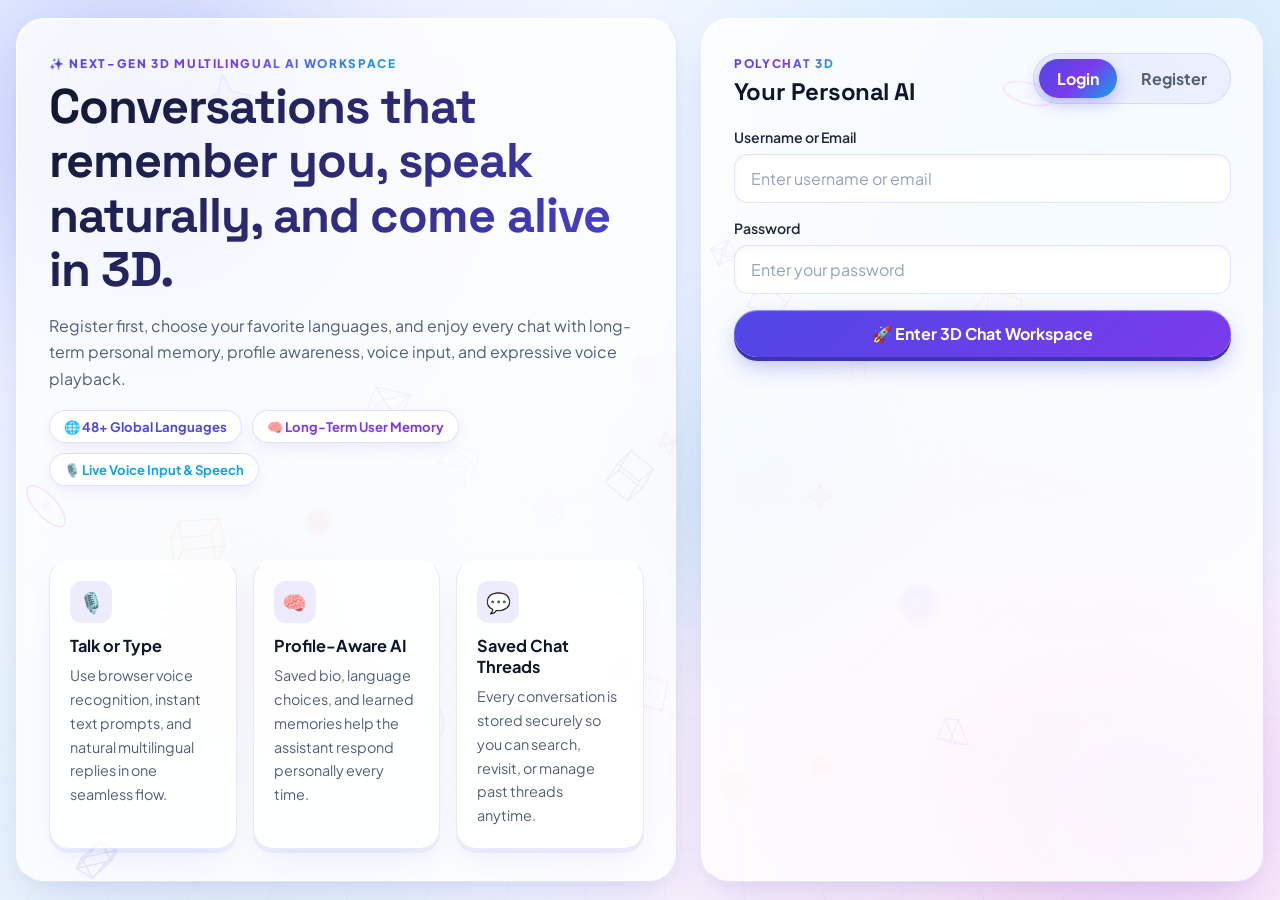
<file: index.html>
<!DOCTYPE html>
<html lang="en">
<head>
    <meta charset="UTF-8">
    <meta http-equiv="refresh" content="0; url=./frontend/index.html">
    <title>Redirecting to PolyChat 3D...</title>
</head>
<body>
    <script>window.location.replace("./frontend/index.html");</script>
</body>
</html>
</file>
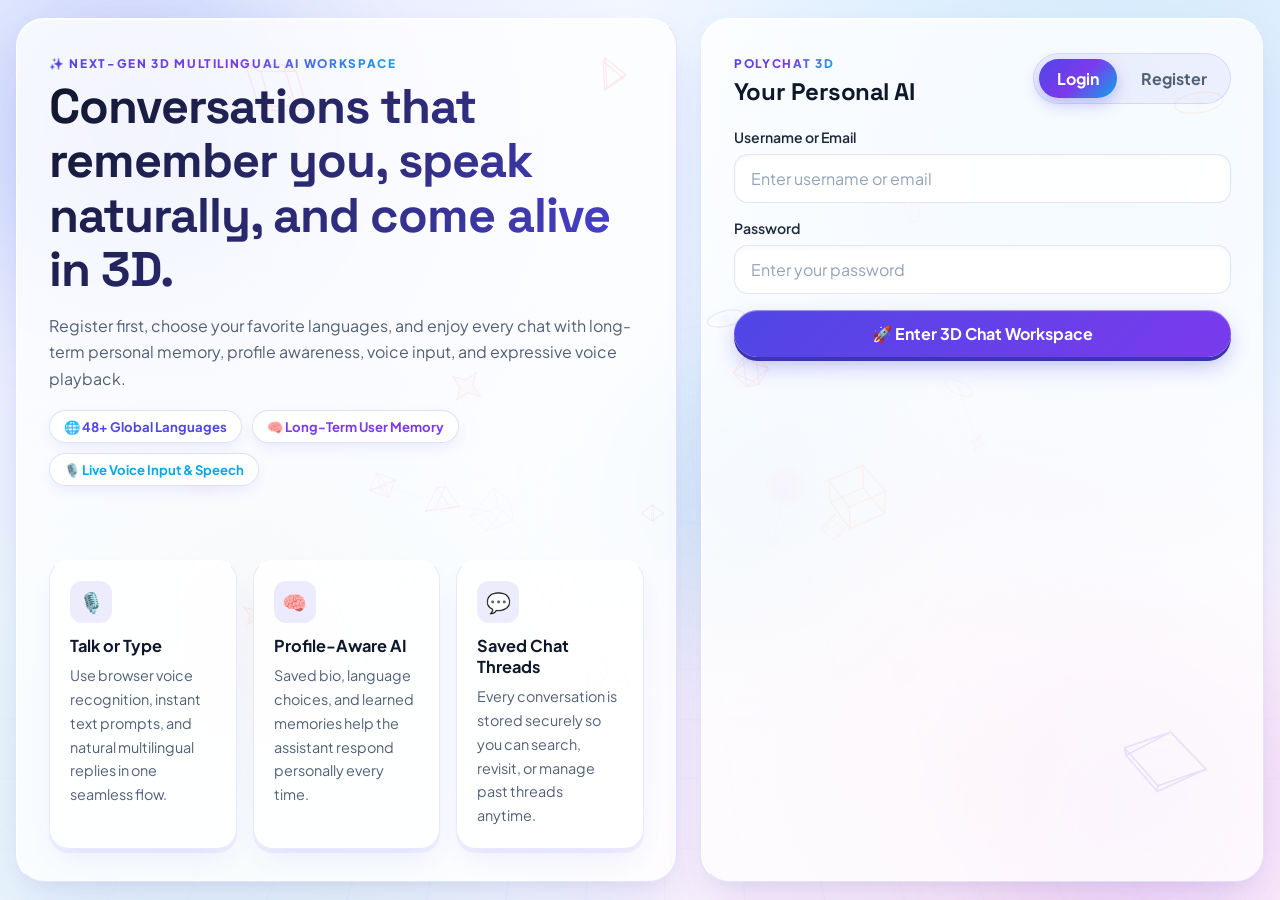
<file: frontend/index.html>
<!DOCTYPE html>
<html lang="en">
<head>
    <meta charset="UTF-8">
    <meta name="viewport" content="width=device-width, initial-scale=1.0">
    <title>PolyChat 3D | Welcome</title>
    <link rel="stylesheet" href="./css/style.css">
</head>
<body class="auth-page">
    <main class="auth-shell">
        <section class="auth-hero">
            <div>
                <span class="eyebrow">✨ Next-Gen 3D Multilingual AI Workspace</span>
                <h1>Conversations that remember you, speak naturally, and come alive in 3D.</h1>
                <p class="lead">
                    Register first, choose your favorite languages, and enjoy every chat with long-term personal memory,
                    profile awareness, voice input, and expressive voice playback.
                </p>

                <div class="hero-3d-badge-row">
                    <span class="hero-3d-badge">🌐 48+ Global Languages</span>
                    <span class="hero-3d-badge">🧠 Long-Term User Memory</span>
                    <span class="hero-3d-badge">🎙️ Live Voice Input &amp; Speech</span>
                </div>
            </div>

            <div class="feature-grid">
                <article class="feature-card">
                    <div class="feature-icon">🎙️</div>
                    <h2>Talk or Type</h2>
                    <p>Use browser voice recognition, instant text prompts, and natural multilingual replies in one seamless flow.</p>
                </article>
                <article class="feature-card">
                    <div class="feature-icon">🧠</div>
                    <h2>Profile-Aware AI</h2>
                    <p>Saved bio, language choices, and learned memories help the assistant respond personally every time.</p>
                </article>
                <article class="feature-card">
                    <div class="feature-icon">💬</div>
                    <h2>Saved Chat Threads</h2>
                    <p>Every conversation is stored securely so you can search, revisit, or manage past threads anytime.</p>
                </article>
            </div>
        </section>

        <section class="auth-panel">
            <div class="brand-row">
                <div>
                    <p class="brand-kicker">PolyChat 3D</p>
                    <h2>Your Personal AI</h2>
                </div>
                <div class="auth-toggle">
                    <button type="button" class="toggle-button is-active" data-target="login">Login</button>
                    <button type="button" class="toggle-button" data-target="register">Register</button>
                </div>
            </div>

            <div id="authStatus" class="status-banner hidden"></div>

            <form id="loginForm" class="auth-form is-active">
                <label class="field">
                    <span>Username or Email</span>
                    <input type="text" name="identifier" placeholder="Enter username or email" autocomplete="username" required>
                </label>
                <label class="field">
                    <span>Password</span>
                    <input type="password" name="password" placeholder="Enter your password" autocomplete="current-password" required>
                </label>
                <button type="submit" id="loginSubmitBtn" class="primary-button wide">🚀 Enter 3D Chat Workspace</button>
            </form>

            <form id="registerForm" class="auth-form">
                <div class="field-row">
                    <label class="field">
                        <span>Full Name</span>
                        <input type="text" name="full_name" placeholder="Your full name" autocomplete="name">
                    </label>
                    <label class="field">
                        <span>Username</span>
                        <input type="text" name="username" placeholder="Choose username" autocomplete="username" required>
                    </label>
                </div>

                <div class="field-row">
                    <label class="field">
                        <span>Email</span>
                        <input type="email" name="email" placeholder="name@example.com" autocomplete="email" required>
                    </label>
                    <label class="field">
                        <span>Password</span>
                        <input type="password" name="password" placeholder="Min. 6 characters" autocomplete="new-password" minlength="6" required>
                    </label>
                </div>

                <label class="field">
                    <span>About You (Bio)</span>
                    <textarea name="bio" rows="2" placeholder="Tell PolyChat about your interests, role, or goals..."></textarea>
                </label>

                <section class="language-picker">
                    <div class="section-heading">
                        <div>
                            <h3>Default Languages</h3>
                            <p>Select at least 2 languages for your profile.</p>
                        </div>
                        <strong id="languageCount" class="pill">0 selected</strong>
                    </div>
                    <div id="registerLanguages" class="language-grid"></div>
                </section>

                <button type="submit" id="registerSubmitBtn" class="primary-button wide">✨ Create Account &amp; Start</button>
            </form>
        </section>
    </main>

    <script src="./js/bg3d.js"></script>
    <script src="./js/auth.js"></script>
</body>
</html>
</file>
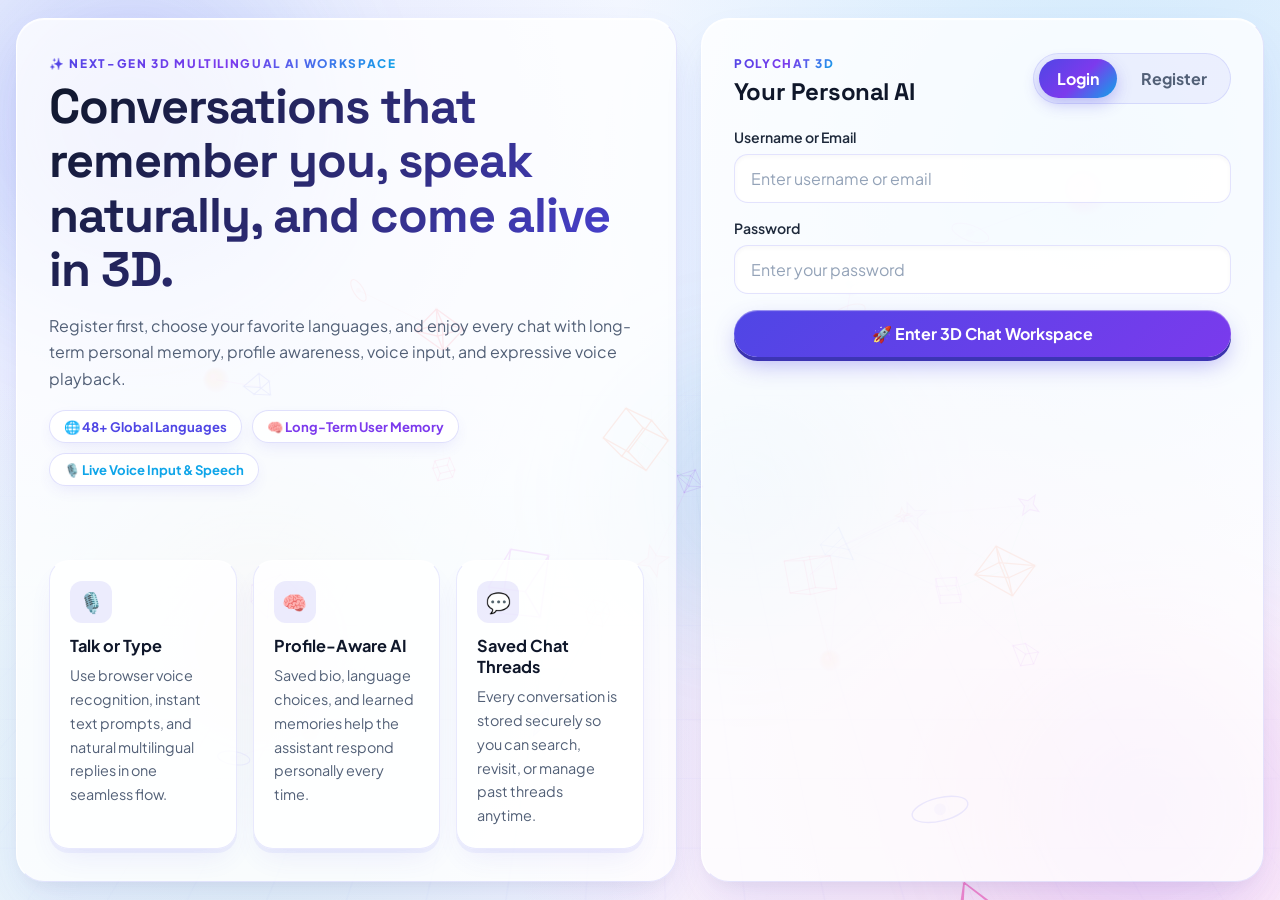
<file: frontend/chat.html>
<!DOCTYPE html>
<html lang="en">
<head>
    <meta charset="UTF-8">
    <meta name="viewport" content="width=device-width, initial-scale=1.0">
    <title>PolyChat 3D | AI Workspace</title>
    <link rel="stylesheet" href="./css/style.css">
</head>
<body class="chat-page">
    <div id="sidebarBackdrop" class="sidebar-backdrop"></div>

    <div class="chat-shell">
        <aside id="chatSidebar" class="sidebar">
            <div class="sidebar-top">
                <div>
                    <p class="brand-kicker">PolyChat 3D</p>
                    <h1>Conversations</h1>
                </div>
                <button id="newChatButton" type="button" class="primary-button small">＋ New chat</button>
            </div>

            <label class="search-field">
                <span class="sr-only">Search conversations</span>
                <input id="conversationSearch" type="search" placeholder="🔍 Search your chat history...">
            </label>

            <div id="conversationList" class="conversation-list"></div>

            <div id="memoryBox" class="sidebar-memory-box">
                <h4>
                    <span>🧠 Learned Memories</span>
                    <span id="memoryCountBadge" class="pill" style="padding:2px 8px;font-size:0.72rem;">0</span>
                </h4>
                <div id="memoryTags" class="memory-tags">
                    <span class="muted-copy" style="font-size:0.78rem;">Tell me your name, city, or interests!</span>
                </div>
            </div>
        </aside>

        <main class="chat-main">
            <header class="chat-header">
                <div class="chat-header-left">
                    <button id="mobileMenuBtn" type="button" class="mobile-menu-btn" aria-label="Toggle conversations menu">☰</button>
                    <div style="min-width:0;">
                        <p class="eyebrow">✨ Memory-Aware Multilingual 3D Assistant</p>
                        <h2 id="chatTitle" style="white-space:nowrap;overflow:hidden;text-overflow:ellipsis;">Start a new conversation</h2>
                    </div>
                </div>

                <div class="header-actions">
                    <div class="language-inline">
                        <label for="languageSelect">Reply in</label>
                        <select id="languageSelect"></select>
                    </div>

                    <div class="profile-menu-wrapper">
                        <button id="profileMenuButton" type="button" class="profile-trigger">
                            <img id="headerAvatar" src="./images/default-avatar.svg" alt="Profile avatar">
                            <span id="headerName">Profile</span>
                        </button>

                        <div id="profileDropdown" class="profile-dropdown hidden">
                            <a href="./profile.html">👤 Edit Profile</a>
                            <button id="logoutButton" type="button">🚪 Logout</button>
                        </div>
                    </div>
                </div>
            </header>

            <div id="chatStatus" class="status-banner hidden"></div>

            <section id="messagesPanel" class="messages-panel">
                <div id="emptyState" class="empty-state">
                    <div class="empty-state-orb">🤖</div>
                    <h3>Ready when you are!</h3>
                    <p class="muted-copy">
                        Type or speak in Hindi, English, or any of 48+ languages. PolyChat remembers your profile
                        and past chats to deliver personalized, animated responses.
                    </p>
                    <div class="quick-prompts">
                        <button type="button" class="quick-prompt-chip" data-prompt="नमस्ते! आज आप मेरी क्या मदद कर सकते हैं?">🙏 नमस्ते! (Hindi)</button>
                        <button type="button" class="quick-prompt-chip" data-prompt="What do you know about me from my profile and memory?">🧠 What do you remember about me?</button>
                        <button type="button" class="quick-prompt-chip" data-prompt="Write a clean Python function example with explanation.">🐍 Python Code Example</button>
                        <button type="button" class="quick-prompt-chip" data-prompt="Calculate 125 * 48 + 350">🧮 Solve Math: 125 × 48 + 350</button>
                    </div>
                </div>
            </section>

            <form id="composerForm" class="composer">
                <div class="composer-input-wrap">
                    <textarea id="messageInput" rows="1" placeholder="Message PolyChat 3D... (Press Enter to send, Shift+Enter for new line)"></textarea>
                    <div class="typing-live-pill">
                        <span class="typing-wave"><i></i><i></i><i></i></span>
                        <span>Typing</span>
                    </div>
                </div>
                <div class="composer-actions">
                    <span class="composer-hint">💡 Press <strong>Enter</strong> to send • <strong>Shift + Enter</strong> for newline</span>
                    <div class="composer-buttons">
                        <button id="voiceButton" type="button" class="secondary-button">🎙️ Voice Input</button>
                        <button id="speakerButton" type="button" class="secondary-button">🔈 Voice Off</button>
                        <button id="sendButton" type="submit" class="primary-button">Send ➤</button>
                    </div>
                </div>
            </form>
        </main>
    </div>

    <script src="./js/bg3d.js"></script>
    <script src="./js/chat.js"></script>
</body>
</html>
</file>
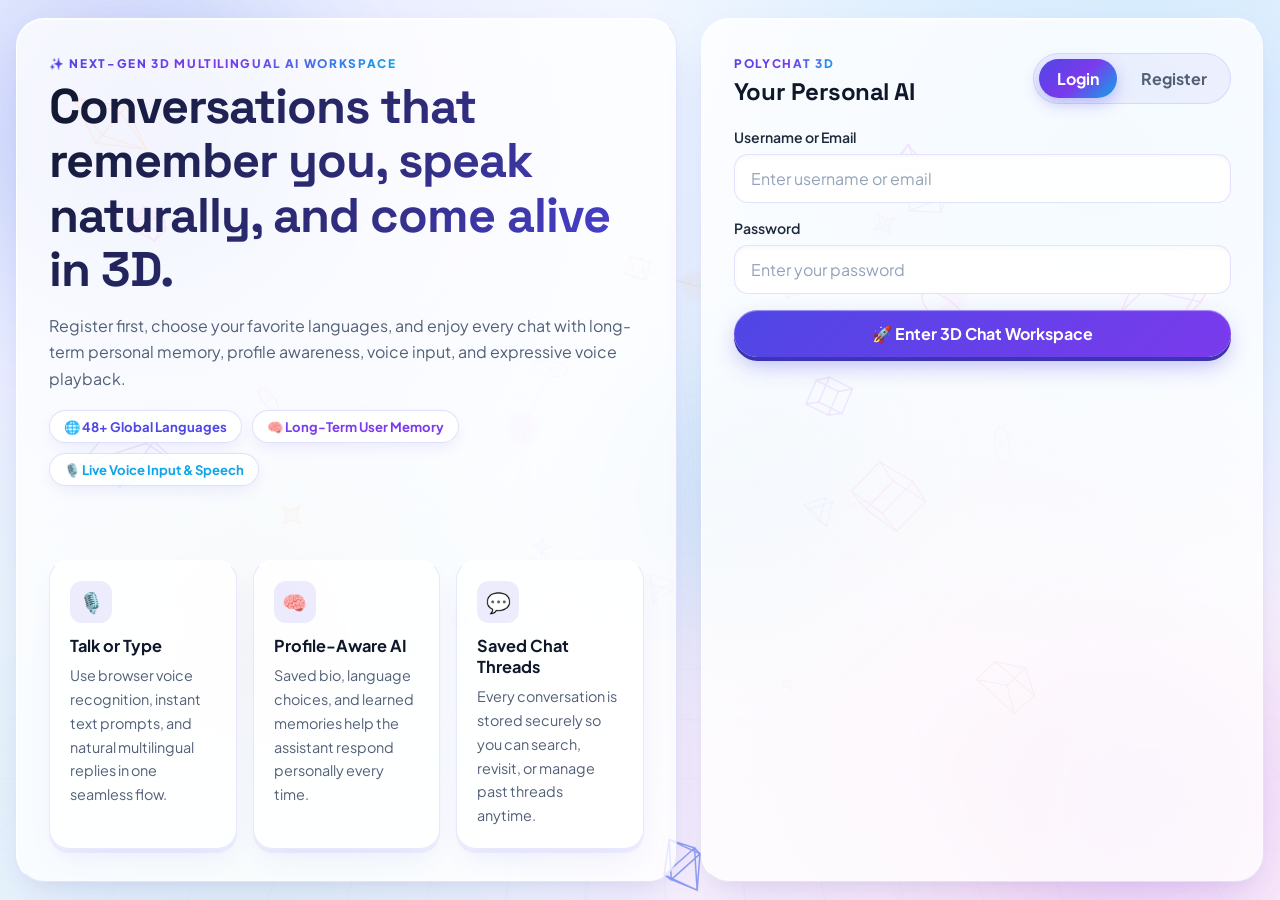
<file: frontend/profile.html>
<!DOCTYPE html>
<html lang="en">
<head>
    <meta charset="UTF-8">
    <meta name="viewport" content="width=device-width, initial-scale=1.0">
    <title>PolyChat 3D | Profile Settings</title>
    <link rel="stylesheet" href="./css/style.css">
</head>
<body class="profile-page">
    <header class="profile-header">
        <a href="./chat.html" class="ghost-link">← Back to 3D Chat</a>
        <div id="profileHeaderMeta" class="profile-header-meta">
            <img id="profileHeaderAvatar" src="./images/default-avatar.svg" alt="Profile avatar">
            <div>
                <p class="eyebrow">✨ Personalization &amp; Identity</p>
                <h1 id="profileHeaderName">Profile Settings</h1>
            </div>
        </div>
    </header>

    <main class="profile-layout">
        <section class="profile-card">
            <img id="profilePreview" class="profile-preview" src="./images/default-avatar.svg" alt="Profile preview">
            <h2 id="profileNameCard">Your Profile</h2>
            <p id="profileCreatedAt" class="muted-copy">Saved information appears here.</p>

            <label class="upload-field" style="width:100%;margin-top:12px;">
                <span>📸 Update Profile Picture</span>
                <input id="profilePhotoInput" type="file" accept="image/*">
            </label>
        </section>

        <section class="profile-form-panel">
            <div id="profileStatus" class="status-banner hidden"></div>

            <form id="profileForm" class="profile-form">
                <div class="field-row">
                    <label class="field">
                        <span>Full Name</span>
                        <input type="text" name="full_name" placeholder="Full name">
                    </label>
                    <label class="field">
                        <span>Username</span>
                        <input type="text" name="username" placeholder="Username" required>
                    </label>
                </div>

                <div class="field-row">
                    <label class="field">
                        <span>Email Address</span>
                        <input type="email" name="email" placeholder="Email address" required>
                    </label>
                    <label class="field">
                        <span>Member Since</span>
                        <input id="createdAtInput" type="text" disabled>
                    </label>
                </div>

                <label class="field">
                    <span>About You (Bio &amp; Context for AI)</span>
                    <textarea name="bio" rows="4" placeholder="Share your interests, profession, background, or learning goals..."></textarea>
                </label>

                <section class="language-picker">
                    <div class="section-heading">
                        <div>
                            <h3>Default Languages</h3>
                            <p>Keep at least 2 languages selected so voice &amp; text replies stay personalized.</p>
                        </div>
                        <strong id="profileLanguageCount" class="pill">0 selected</strong>
                    </div>
                    <div id="profileLanguages" class="language-grid"></div>
                </section>

                <div class="form-actions">
                    <button type="submit" id="saveProfileBtn" class="primary-button">💾 Save Profile Changes</button>
                    <a href="./chat.html" class="secondary-button link-button">💬 Return to Chat</a>
                </div>
            </form>
        </section>
    </main>

    <script src="./js/bg3d.js"></script>
    <script src="./js/profile.js"></script>
</body>
</html>
</file>
<file: frontend/css/style.css>
@import url('https://fonts.googleapis.com/css2?family=Plus+Jakarta+Sans:wght@400;500;600;700;800&family=Space+Grotesk:wght@600;700&display=swap');

:root {
    --bg-base: #f4f7ff;
    --bg-secondary: #eef3ff;
    --panel: rgba(255, 255, 255, 0.78);
    --panel-strong: rgba(255, 255, 255, 0.94);
    --panel-card: rgba(255, 255, 255, 0.72);
    --border: rgba(99, 102, 241, 0.16);
    --border-highlight: rgba(255, 255, 255, 0.92);
    --text: #0f172a;
    --text-soft: #1e293b;
    --muted: #526077;
    --accent: #4f46e5;
    --accent-violet: #7c3aed;
    --accent-cyan: #0ea5e9;
    --accent-pink: #ec4899;
    --accent-gradient: linear-gradient(135deg, #4f46e5 0%, #7c3aed 52%, #0ea5e9 100%);
    --accent-soft: rgba(79, 70, 229, 0.1);
    --danger: #e11d48;
    --danger-bg: rgba(225, 29, 72, 0.09);
    --success: #059669;
    --success-bg: rgba(5, 150, 105, 0.1);
    --shadow-3d:
        0 22px 50px -12px rgba(79, 70, 229, 0.13),
        0 8px 20px -6px rgba(15, 23, 42, 0.06),
        inset 0 1px 1px rgba(255, 255, 255, 0.95);
    --shadow-3d-hover:
        0 28px 60px -12px rgba(79, 70, 229, 0.22),
        0 12px 26px -6px rgba(14, 165, 233, 0.12),
        inset 0 1px 2px rgba(255, 255, 255, 1);
    --shadow-btn-primary:
        0 10px 24px -4px rgba(79, 70, 229, 0.42),
        0 4px 0 #3730a3,
        inset 0 1px 1px rgba(255, 255, 255, 0.45);
    --shadow-btn-primary-hover:
        0 16px 32px -4px rgba(124, 58, 237, 0.52),
        0 5px 0 #3730a3,
        inset 0 1px 2px rgba(255, 255, 255, 0.65);
    --radius-xl: 28px;
    --radius-lg: 20px;
    --radius-md: 14px;
    --radius-sm: 10px;
    --font-ui: "Plus Jakarta Sans", -apple-system, BlinkMacSystemFont, "Segoe UI", sans-serif;
    --font-display: "Space Grotesk", "Plus Jakarta Sans", sans-serif;
    --ease-spring: cubic-bezier(0.22, 1, 0.36, 1);
    --ease-bounce: cubic-bezier(0.34, 1.56, 0.64, 1);
}

* {
    box-sizing: border-box;
}

html,
body {
    margin: 0;
    min-height: 100%;
    overflow-x: hidden;
}

body {
    font-family: var(--font-ui);
    color: var(--text);
    background: linear-gradient(135deg, #f5f8ff 0%, #edf2ff 45%, #f8f2ff 100%);
    perspective: 1400px;
    position: relative;
}

/* =========================================================
   3D FLYING BACKGROUND & COLOR-SHIFTING AURORA STAGE
   ========================================================= */
.bg-3d-stage {
    position: fixed;
    inset: 0;
    z-index: 0;
    pointer-events: none;
    overflow: hidden;
    background:
        radial-gradient(circle at 12% 16%, rgba(99, 102, 241, 0.14), transparent 36%),
        radial-gradient(circle at 86% 18%, rgba(14, 165, 233, 0.15), transparent 38%),
        radial-gradient(circle at 75% 84%, rgba(236, 72, 153, 0.12), transparent 38%),
        radial-gradient(circle at 20% 82%, rgba(16, 185, 129, 0.1), transparent 35%),
        linear-gradient(145deg, #f7f9ff 0%, #eef4ff 48%, #fdf7ff 100%);
}

#polychat3d-canvas {
    position: absolute;
    inset: 0;
    width: 100%;
    height: 100%;
    display: block;
}

.bg-grid-plane {
    position: absolute;
    inset: -30%;
    background-image:
        linear-gradient(rgba(99, 102, 241, 0.045) 1px, transparent 1px),
        linear-gradient(90deg, rgba(99, 102, 241, 0.045) 1px, transparent 1px);
    background-size: 52px 52px;
    transform: perspective(700px) rotateX(58deg) translateY(15%) translateZ(-120px);
    animation: gridDrift 22s linear infinite;
    mask-image: radial-gradient(circle at center, rgba(0, 0, 0, 0.65) 10%, transparent 72%);
    -webkit-mask-image: radial-gradient(circle at center, rgba(0, 0, 0, 0.65) 10%, transparent 72%);
}

@keyframes gridDrift {
    0% {
        background-position: 0 0;
    }
    100% {
        background-position: 0 52px;
    }
}

.bg-aurora-orb {
    position: absolute;
    border-radius: 50%;
    filter: blur(55px);
    opacity: 0.58;
    animation: orbFloatHue 18s ease-in-out infinite alternate;
}

.bg-aurora-orb.orb-1 {
    width: 420px;
    height: 420px;
    top: -90px;
    left: -80px;
    background: radial-gradient(circle, rgba(99, 102, 241, 0.42), rgba(14, 165, 233, 0.1) 70%);
    animation-duration: 16s;
}

.bg-aurora-orb.orb-2 {
    width: 380px;
    height: 380px;
    bottom: -100px;
    right: -60px;
    background: radial-gradient(circle, rgba(168, 85, 247, 0.36), rgba(236, 72, 153, 0.1) 70%);
    animation-duration: 20s;
    animation-delay: -5s;
}

.bg-aurora-orb.orb-3 {
    width: 310px;
    height: 310px;
    top: 38%;
    left: 46%;
    background: radial-gradient(circle, rgba(14, 165, 233, 0.3), rgba(16, 185, 129, 0.08) 70%);
    animation-duration: 22s;
    animation-delay: -9s;
}

.bg-aurora-orb.orb-4 {
    width: 260px;
    height: 260px;
    bottom: 14%;
    left: 10%;
    background: radial-gradient(circle, rgba(244, 63, 94, 0.22), rgba(251, 191, 36, 0.1) 70%);
    animation-duration: 19s;
    animation-delay: -3s;
}

@keyframes orbFloatHue {
    0% {
        transform: translate3d(0, 0, 0) scale(1);
        filter: blur(55px) hue-rotate(0deg);
    }
    50% {
        transform: translate3d(45px, -35px, 30px) scale(1.12);
        filter: blur(60px) hue-rotate(45deg);
    }
    100% {
        transform: translate3d(-35px, 40px, -20px) scale(0.94);
        filter: blur(50px) hue-rotate(95deg);
    }
}

/* =========================================================
   3D PAGE OPEN & CLOSE TRANSITION ANIMATIONS
   ========================================================= */
.auth-shell,
.chat-shell,
.profile-layout,
.profile-page .profile-header {
    position: relative;
    z-index: 1;
    transition:
        opacity 0.52s var(--ease-spring),
        transform 0.58s var(--ease-spring),
        filter 0.45s var(--ease-spring);
}

body.page-3d-enter .auth-shell,
body.page-3d-enter .chat-shell,
body.page-3d-enter .profile-layout,
body.page-3d-enter .profile-page .profile-header {
    opacity: 0;
    transform: perspective(1400px) translateY(26px) scale(0.96) rotateX(4deg);
    filter: blur(6px);
}

body.page-3d-ready .auth-shell,
body.page-3d-ready .chat-shell,
body.page-3d-ready .profile-layout,
body.page-3d-ready .profile-page .profile-header {
    opacity: 1;
    transform: perspective(1400px) translateY(0) scale(1) rotateX(0deg);
    filter: blur(0);
}

body.page-3d-exit .auth-shell,
body.page-3d-exit .chat-shell,
body.page-3d-exit .profile-layout,
body.page-3d-exit .profile-page .profile-header {
    opacity: 0;
    transform: perspective(1400px) translateY(-20px) scale(0.95) rotateX(-4deg);
    filter: blur(6px);
}

/* =========================================================
   TYPOGRAPHY & COMMON ELEMENTS
   ========================================================= */
a {
    color: inherit;
    text-decoration: none;
}

button,
input,
textarea,
select {
    font: inherit;
}

button {
    cursor: pointer;
    border: 0;
}

.hidden,
.sr-only {
    position: absolute !important;
    width: 1px !important;
    height: 1px !important;
    padding: 0 !important;
    margin: -1px !important;
    overflow: hidden !important;
    clip: rect(0, 0, 0, 0) !important;
    white-space: nowrap !important;
    border: 0 !important;
}

.eyebrow,
.brand-kicker {
    margin: 0 0 8px;
    text-transform: uppercase;
    letter-spacing: 0.14em;
    font-size: 0.74rem;
    font-weight: 800;
    background: var(--accent-gradient);
    -webkit-background-clip: text;
    background-clip: text;
    color: transparent;
    display: inline-block;
}

.lead,
.muted-copy,
.feature-card p,
.section-heading p {
    color: var(--muted);
    line-height: 1.65;
}

/* =========================================================
   3D INTERACTIVE BUTTONS & HOVER TIMINGS
   ========================================================= */
.primary-button,
.secondary-button,
.toggle-button,
.ghost-link,
.profile-trigger,
.link-button {
    position: relative;
    overflow: hidden;
    display: inline-flex;
    align-items: center;
    justify-content: center;
    gap: 9px;
    border-radius: 999px;
    font-weight: 600;
    transition:
        transform 0.28s var(--ease-bounce),
        box-shadow 0.28s var(--ease-spring),
        background 0.28s ease,
        border-color 0.28s ease,
        color 0.25s ease;
    will-change: transform, box-shadow;
}

.primary-button::after,
.secondary-button::after {
    content: "";
    position: absolute;
    top: 0;
    left: -110%;
    width: 65%;
    height: 100%;
    background: linear-gradient(
        90deg,
        transparent,
        rgba(255, 255, 255, 0.45),
        transparent
    );
    transform: skewX(-24deg);
    transition: left 0.55s var(--ease-spring);
    pointer-events: none;
}

.primary-button:hover::after,
.secondary-button:hover::after {
    left: 145%;
}

.primary-button {
    background: var(--accent-gradient);
    background-size: 200% 200%;
    color: #ffffff;
    padding: 13px 24px;
    font-weight: 700;
    box-shadow: var(--shadow-btn-primary);
    animation: gradientShift 6s ease infinite;
}

@keyframes gradientShift {
    0%, 100% {
        background-position: 0% 50%;
    }
    50% {
        background-position: 100% 50%;
    }
}

.primary-button:hover {
    transform: translateY(-3px) scale(1.02);
    box-shadow: var(--shadow-btn-primary-hover);
}

.primary-button:active {
    transform: translateY(2px) scale(0.99);
    box-shadow: 0 4px 12px rgba(79, 70, 229, 0.3), 0 1px 0 #3730a3;
}

.secondary-button,
.ghost-link,
.link-button {
    background: rgba(255, 255, 255, 0.85);
    color: var(--text-soft);
    border: 1px solid rgba(99, 102, 241, 0.22);
    padding: 11px 18px;
    box-shadow:
        0 8px 18px -6px rgba(15, 23, 42, 0.08),
        0 3px 0 rgba(99, 102, 241, 0.14),
        inset 0 1px 1px rgba(255, 255, 255, 0.9);
}

.secondary-button:hover,
.ghost-link:hover,
.link-button:hover,
.profile-trigger:hover {
    transform: translateY(-3px);
    background: #ffffff;
    border-color: rgba(79, 70, 229, 0.45);
    color: var(--accent);
    box-shadow:
        0 14px 26px -6px rgba(79, 70, 229, 0.16),
        0 4px 0 rgba(79, 70, 229, 0.22);
}

.secondary-button:active,
.ghost-link:active,
.link-button:active {
    transform: translateY(1px);
}

.secondary-button.is-listening {
    background: linear-gradient(135deg, #f43f5e, #ec4899);
    color: #fff;
    border-color: transparent;
    animation: pulseMic 1.4s infinite;
}

.secondary-button.is-active-voice {
    background: rgba(79, 70, 229, 0.12);
    color: var(--accent);
    border-color: rgba(79, 70, 229, 0.42);
}

@keyframes pulseMic {
    0%, 100% {
        box-shadow: 0 0 0 0 rgba(244, 63, 94, 0.45);
    }
    50% {
        box-shadow: 0 0 0 12px rgba(244, 63, 94, 0);
    }
}

.small {
    padding: 10px 18px;
    font-size: 0.9rem;
}

.wide {
    width: 100%;
}

.pill {
    padding: 7px 14px;
    border-radius: 999px;
    background: var(--accent-soft);
    border: 1px solid rgba(79, 70, 229, 0.2);
    color: var(--accent);
    font-size: 0.84rem;
    font-weight: 700;
}

.status-banner {
    margin-bottom: 16px;
    padding: 13px 16px;
    border-radius: var(--radius-md);
    border: 1px solid var(--border);
    background: rgba(255, 255, 255, 0.9);
    font-weight: 600;
    font-size: 0.92rem;
    box-shadow: 0 10px 24px -8px rgba(15, 23, 42, 0.08);
    animation: bannerSlideIn 0.32s var(--ease-bounce);
}

@keyframes bannerSlideIn {
    from {
        opacity: 0;
        transform: translateY(-10px) scale(0.97);
    }
    to {
        opacity: 1;
        transform: translateY(0) scale(1);
    }
}

.status-banner.success {
    border-color: rgba(5, 150, 105, 0.32);
    background: var(--success-bg);
    color: var(--success);
}

.status-banner.error {
    border-color: rgba(225, 29, 72, 0.32);
    background: var(--danger-bg);
    color: var(--danger);
}

/* =========================================================
   3D GLASSMORPHIC SHELLS & CONTAINERS
   ========================================================= */
.auth-shell,
.chat-shell,
.profile-layout {
    width: min(1400px, calc(100% - 32px));
    margin: 18px auto;
}

.auth-hero,
.auth-panel,
.sidebar,
.chat-main,
.profile-card,
.profile-form-panel,
.profile-header {
    background: var(--panel);
    border: 1px solid var(--border);
    border-top: 1.5px solid var(--border-highlight);
    border-left: 1.5px solid var(--border-highlight);
    border-radius: var(--radius-xl);
    box-shadow: var(--shadow-3d);
    backdrop-filter: blur(24px) saturate(160%);
    -webkit-backdrop-filter: blur(24px) saturate(160%);
    transform-style: preserve-3d;
    transition: transform 0.35s var(--ease-spring), box-shadow 0.35s var(--ease-spring);
}

/* =========================================================
   AUTH PAGE (LOGIN & REGISTER)
   ========================================================= */
.auth-shell {
    display: grid;
    grid-template-columns: 1.08fr 0.92fr;
    gap: 24px;
    align-items: stretch;
    min-height: calc(100dvh - 36px);
}

.auth-hero,
.auth-panel,
.profile-card,
.profile-form-panel {
    padding: 32px;
}

.auth-hero {
    display: flex;
    flex-direction: column;
    justify-content: space-between;
    position: relative;
    overflow: hidden;
}

.auth-hero h1,
.profile-header h1,
.sidebar h1,
.chat-header h2,
.auth-panel h2 {
    margin: 0;
    font-family: var(--font-display);
    line-height: 1.12;
    letter-spacing: -0.02em;
    color: var(--text);
}

.auth-hero h1 {
    font-size: clamp(2.2rem, 3.8vw, 3.8rem);
    background: linear-gradient(135deg, #0f172a 0%, #312e81 55%, #4f46e5 100%);
    -webkit-background-clip: text;
    background-clip: text;
    color: transparent;
}

.hero-3d-badge-row {
    display: flex;
    flex-wrap: wrap;
    gap: 10px;
    margin-top: 18px;
}

.hero-3d-badge {
    display: inline-flex;
    align-items: center;
    gap: 6px;
    padding: 7px 14px;
    border-radius: 999px;
    font-size: 0.82rem;
    font-weight: 700;
    background: rgba(255, 255, 255, 0.85);
    border: 1px solid rgba(99, 102, 241, 0.2);
    color: var(--accent);
    box-shadow: 0 6px 16px -4px rgba(79, 70, 229, 0.12);
    animation: floatBadge 4s ease-in-out infinite alternate;
}

.hero-3d-badge:nth-child(2) {
    animation-delay: -1.3s;
    color: var(--accent-violet);
}

.hero-3d-badge:nth-child(3) {
    animation-delay: -2.6s;
    color: var(--accent-cyan);
}

@keyframes floatBadge {
    0% {
        transform: translateY(0px);
    }
    100% {
        transform: translateY(-5px);
    }
}

.feature-grid {
    display: grid;
    grid-template-columns: repeat(3, minmax(0, 1fr));
    gap: 16px;
    margin-top: 26px;
}

.feature-card {
    padding: 20px;
    border-radius: var(--radius-lg);
    background: rgba(255, 255, 255, 0.82);
    border: 1px solid rgba(99, 102, 241, 0.14);
    border-top: 1.5px solid #ffffff;
    box-shadow:
        0 14px 30px -10px rgba(79, 70, 229, 0.11),
        0 4px 0 rgba(99, 102, 241, 0.08);
    transition: transform 0.32s var(--ease-bounce), box-shadow 0.32s var(--ease-spring);
}

.feature-card:hover {
    transform: translateY(-6px) scale(1.02);
    box-shadow: var(--shadow-3d-hover);
}

.feature-card .feature-icon {
    width: 42px;
    height: 42px;
    border-radius: 12px;
    display: inline-flex;
    align-items: center;
    justify-content: center;
    font-size: 1.25rem;
    margin-bottom: 12px;
    background: var(--accent-soft);
}

.feature-card h2 {
    margin: 0 0 8px;
    font-size: 1.02rem;
    color: var(--text);
}

.feature-card p {
    margin: 0;
    font-size: 0.9rem;
}

.brand-row,
.section-heading,
.sidebar-top,
.chat-header,
.composer-actions,
.form-actions,
.profile-header {
    display: flex;
    align-items: center;
    justify-content: space-between;
    gap: 14px;
}

.auth-toggle {
    display: flex;
    gap: 6px;
    padding: 5px;
    border-radius: 999px;
    background: rgba(99, 102, 241, 0.08);
    border: 1px solid rgba(99, 102, 241, 0.16);
}

.toggle-button {
    padding: 9px 18px;
    background: transparent;
    color: var(--muted);
    font-weight: 700;
}

.toggle-button.is-active {
    background: var(--accent-gradient);
    color: #ffffff;
    box-shadow: 0 6px 16px rgba(79, 70, 229, 0.3);
}

.auth-form {
    display: none;
    margin-top: 22px;
    animation: formFlipIn 0.42s var(--ease-spring);
}

.auth-form.is-active {
    display: block;
}

@keyframes formFlipIn {
    from {
        opacity: 0;
        transform: perspective(900px) rotateX(-6deg) translateY(12px);
    }
    to {
        opacity: 1;
        transform: perspective(900px) rotateX(0deg) translateY(0);
    }
}

.field,
.upload-field {
    display: flex;
    flex-direction: column;
    gap: 8px;
    margin-bottom: 16px;
}

.field span,
.upload-field span,
.language-inline label {
    color: var(--text-soft);
    font-size: 0.88rem;
    font-weight: 600;
}

.field-row {
    display: grid;
    grid-template-columns: repeat(2, minmax(0, 1fr));
    gap: 14px;
}

.field input,
.field textarea,
.search-field input,
.language-inline select,
.upload-field input,
.composer textarea {
    width: 100%;
    border-radius: var(--radius-md);
    border: 1.5px solid rgba(99, 102, 241, 0.18);
    background: rgba(255, 255, 255, 0.9);
    color: var(--text);
    padding: 13px 16px;
    outline: none;
    box-shadow: inset 0 2px 4px rgba(15, 23, 42, 0.03);
    transition:
        border-color 0.25s ease,
        box-shadow 0.25s ease,
        transform 0.2s ease,
        background 0.25s ease;
}

.field input::placeholder,
.field textarea::placeholder,
.search-field input::placeholder,
.composer textarea::placeholder {
    color: #94a3b8;
}

.field input:focus,
.field textarea:focus,
.search-field input:focus,
.language-inline select:focus,
.composer textarea:focus {
    background: #ffffff;
    border-color: var(--accent);
    box-shadow:
        0 0 0 4px rgba(79, 70, 229, 0.13),
        0 8px 20px -6px rgba(79, 70, 229, 0.14);
    transform: translateY(-1px);
}

.language-picker {
    margin-bottom: 20px;
    padding: 18px;
    border-radius: var(--radius-lg);
    background: rgba(255, 255, 255, 0.65);
    border: 1px solid rgba(99, 102, 241, 0.16);
}

.language-picker h3 {
    margin: 0 0 4px;
    font-size: 1rem;
}

.language-grid {
    display: grid;
    grid-template-columns: repeat(3, minmax(0, 1fr));
    gap: 10px;
    margin-top: 14px;
    max-height: 230px;
    overflow: auto;
    padding-right: 4px;
}

.language-option {
    display: flex;
    align-items: center;
    gap: 9px;
    padding: 10px 12px;
    border-radius: var(--radius-sm);
    border: 1px solid rgba(99, 102, 241, 0.14);
    background: rgba(255, 255, 255, 0.85);
    font-size: 0.88rem;
    font-weight: 500;
    cursor: pointer;
    transition: transform 0.2s var(--ease-bounce), border-color 0.2s ease, background 0.2s ease, box-shadow 0.2s ease;
}

.language-option:hover {
    transform: translateY(-2px);
    border-color: rgba(79, 70, 229, 0.4);
    background: #ffffff;
    box-shadow: 0 6px 14px -4px rgba(79, 70, 229, 0.12);
}

.language-option:has(input:checked) {
    background: linear-gradient(135deg, rgba(79, 70, 229, 0.12), rgba(14, 165, 233, 0.12));
    border-color: var(--accent);
    color: var(--accent);
    font-weight: 700;
}

.language-option input {
    accent-color: var(--accent);
    width: 16px;
    height: 16px;
}

/* =========================================================
   CHAT PAGE LAYOUT (3D WORKSPACE + MOBILE DRAWER)
   ========================================================= */
.chat-shell {
    display: grid;
    grid-template-columns: 330px minmax(0, 1fr);
    gap: 20px;
    height: calc(100dvh - 36px);
    min-height: 540px;
}

.sidebar {
    padding: 20px;
    display: flex;
    flex-direction: column;
    height: 100%;
    overflow: hidden;
}

.search-field {
    margin: 14px 0;
}

.conversation-list {
    display: flex;
    flex-direction: column;
    gap: 10px;
    overflow-y: auto;
    flex: 1;
    padding-right: 4px;
}

.conversation-item {
    display: flex;
    align-items: center;
    justify-content: space-between;
    gap: 10px;
    padding: 13px 14px;
    border-radius: var(--radius-md);
    background: rgba(255, 255, 255, 0.72);
    border: 1px solid rgba(99, 102, 241, 0.12);
    cursor: pointer;
    text-align: left;
    transition:
        transform 0.25s var(--ease-bounce),
        background 0.25s ease,
        border-color 0.25s ease,
        box-shadow 0.25s ease;
}

.conversation-item:hover {
    transform: translateY(-2px) translateX(2px);
    background: #ffffff;
    border-color: rgba(79, 70, 229, 0.35);
    box-shadow: 0 10px 22px -8px rgba(79, 70, 229, 0.16);
}

.conversation-item.active {
    border-color: var(--accent);
    background: linear-gradient(135deg, rgba(79, 70, 229, 0.12), rgba(124, 58, 237, 0.08));
    box-shadow:
        0 10px 22px -8px rgba(79, 70, 229, 0.22),
        inset 3px 0 0 var(--accent);
}

.conversation-item-info {
    min-width: 0;
    flex: 1;
}

.conversation-item h3 {
    margin: 0 0 4px;
    font-size: 0.94rem;
    font-weight: 700;
    color: var(--text);
    white-space: nowrap;
    overflow: hidden;
    text-overflow: ellipsis;
}

.conversation-item time {
    display: block;
    color: var(--muted);
    font-size: 0.78rem;
}

.conv-delete-btn {
    width: 30px;
    height: 30px;
    border-radius: 8px;
    background: transparent;
    color: var(--muted);
    display: inline-flex;
    align-items: center;
    justify-content: center;
    font-size: 0.9rem;
    opacity: 0.65;
    transition: background 0.2s ease, color 0.2s ease, transform 0.2s ease, opacity 0.2s ease;
    flex-shrink: 0;
}

.conv-delete-btn:hover {
    opacity: 1;
    background: var(--danger-bg);
    color: var(--danger);
    transform: scale(1.1);
}

.sidebar-memory-box {
    margin-top: 14px;
    padding: 12px 14px;
    border-radius: var(--radius-md);
    background: linear-gradient(135deg, rgba(79, 70, 229, 0.07), rgba(14, 165, 233, 0.08));
    border: 1px solid rgba(79, 70, 229, 0.16);
    max-height: 150px;
    overflow-y: auto;
}

.sidebar-memory-box h4 {
    margin: 0 0 8px;
    font-size: 0.8rem;
    text-transform: uppercase;
    letter-spacing: 0.08em;
    color: var(--accent);
    display: flex;
    align-items: center;
    justify-content: space-between;
}

.memory-tags {
    display: flex;
    flex-wrap: wrap;
    gap: 6px;
}

.memory-tag {
    font-size: 0.76rem;
    padding: 4px 9px;
    border-radius: 999px;
    background: rgba(255, 255, 255, 0.88);
    border: 1px solid rgba(79, 70, 229, 0.18);
    color: var(--text-soft);
}

.chat-main {
    display: grid;
    grid-template-rows: auto auto 1fr auto;
    padding: 20px 24px;
    height: 100%;
    overflow: hidden;
}

.chat-header {
    padding-bottom: 14px;
    border-bottom: 1px solid rgba(99, 102, 241, 0.12);
}

.chat-header-left {
    display: flex;
    align-items: center;
    gap: 12px;
    min-width: 0;
}

.mobile-menu-btn {
    display: none;
    width: 42px;
    height: 42px;
    border-radius: 12px;
    background: rgba(255, 255, 255, 0.9);
    border: 1px solid rgba(99, 102, 241, 0.22);
    color: var(--accent);
    align-items: center;
    justify-content: center;
    font-size: 1.25rem;
    box-shadow: 0 6px 14px -4px rgba(79, 70, 229, 0.15);
    flex-shrink: 0;
}

.header-actions {
    display: flex;
    align-items: center;
    gap: 14px;
}

.language-inline {
    display: flex;
    align-items: center;
    gap: 8px;
}

.language-inline select {
    padding: 9px 14px;
    min-width: 145px;
    font-weight: 600;
}

.profile-menu-wrapper {
    position: relative;
}

.profile-trigger {
    padding: 6px 14px 6px 6px;
    background: rgba(255, 255, 255, 0.88);
    border: 1px solid rgba(99, 102, 241, 0.22);
    color: var(--text);
}

.profile-trigger img,
.profile-header-meta img,
.profile-preview {
    width: 38px;
    height: 38px;
    object-fit: cover;
    border-radius: 50%;
    border: 2px solid rgba(79, 70, 229, 0.35);
    background: #eef2ff;
}

.profile-dropdown {
    position: absolute;
    top: calc(100% + 10px);
    right: 0;
    z-index: 40;
    min-width: 190px;
    padding: 10px;
    border-radius: var(--radius-md);
    background: rgba(255, 255, 255, 0.97);
    border: 1px solid rgba(99, 102, 241, 0.22);
    box-shadow: var(--shadow-3d-hover);
    display: grid;
    gap: 6px;
    animation: dropdownPop 0.24s var(--ease-bounce);
}

@keyframes dropdownPop {
    from {
        opacity: 0;
        transform: translateY(-8px) scale(0.95);
    }
    to {
        opacity: 1;
        transform: translateY(0) scale(1);
    }
}

.profile-dropdown a,
.profile-dropdown button {
    width: 100%;
    text-align: left;
    padding: 11px 14px;
    border-radius: 10px;
    background: rgba(99, 102, 241, 0.05);
    color: var(--text);
    font-weight: 600;
    transition: background 0.2s ease, color 0.2s ease, transform 0.2s ease;
}

.profile-dropdown a:hover,
.profile-dropdown button:hover {
    background: var(--accent-soft);
    color: var(--accent);
    transform: translateX(3px);
}

/* =========================================================
   MESSAGES STREAM & 3D BUBBLE ANIMATIONS
   ========================================================= */
.messages-panel {
    overflow-y: auto;
    padding: 18px 8px;
    display: flex;
    flex-direction: column;
    gap: 16px;
    scroll-behavior: smooth;
}

.empty-state {
    margin: auto;
    max-width: 580px;
    padding: 32px 28px;
    text-align: center;
    border-radius: var(--radius-xl);
    background: rgba(255, 255, 255, 0.84);
    border: 1px solid rgba(99, 102, 241, 0.16);
    box-shadow: var(--shadow-3d);
    animation: emptyFloat 5s ease-in-out infinite alternate;
}

@keyframes emptyFloat {
    0% {
        transform: translateY(0px);
    }
    100% {
        transform: translateY(-8px);
    }
}

.empty-state-orb {
    width: 68px;
    height: 68px;
    margin: 0 auto 14px;
    border-radius: 22px;
    background: var(--accent-gradient);
    display: flex;
    align-items: center;
    justify-content: center;
    font-size: 2rem;
    color: #fff;
    box-shadow: 0 16px 32px -6px rgba(79, 70, 229, 0.45);
    animation: orbSpin3D 6s ease-in-out infinite alternate;
}

@keyframes orbSpin3D {
    0% {
        transform: perspective(400px) rotateY(-15deg) rotateX(10deg);
    }
    100% {
        transform: perspective(400px) rotateY(15deg) rotateX(-10deg);
    }
}

.quick-prompts {
    display: flex;
    flex-wrap: wrap;
    justify-content: center;
    gap: 8px;
    margin-top: 18px;
}

.quick-prompt-chip {
    padding: 8px 14px;
    border-radius: 999px;
    font-size: 0.83rem;
    font-weight: 600;
    background: rgba(79, 70, 229, 0.08);
    border: 1px solid rgba(79, 70, 229, 0.2);
    color: var(--accent);
    transition: transform 0.22s var(--ease-bounce), background 0.2s ease, box-shadow 0.2s ease;
}

.quick-prompt-chip:hover {
    transform: translateY(-2px) scale(1.03);
    background: var(--accent);
    color: #ffffff;
    box-shadow: 0 8px 18px -4px rgba(79, 70, 229, 0.35);
}

.message-row {
    display: flex;
    transform-origin: bottom center;
    animation: messagePop3D 0.42s var(--ease-bounce) both;
}

@keyframes messagePop3D {
    0% {
        opacity: 0;
        transform: perspective(900px) translateY(22px) scale(0.92) rotateX(8deg);
    }
    100% {
        opacity: 1;
        transform: perspective(900px) translateY(0) scale(1) rotateX(0deg);
    }
}

.message-row.user {
    justify-content: flex-end;
}

.message-row.assistant {
    justify-content: flex-start;
}

.message-bubble {
    max-width: min(760px, 88%);
    padding: 16px 20px;
    border-radius: 22px;
    line-height: 1.68;
    white-space: pre-wrap;
    word-break: break-word;
    position: relative;
    transition: transform 0.25s var(--ease-spring), box-shadow 0.25s var(--ease-spring);
}

.message-bubble:hover {
    transform: translateY(-2px);
}

.message-row.assistant .message-bubble {
    background: rgba(255, 255, 255, 0.94);
    border: 1px solid rgba(99, 102, 241, 0.18);
    border-bottom-left-radius: 6px;
    color: var(--text);
    box-shadow:
        0 14px 32px -10px rgba(15, 23, 42, 0.08),
        0 4px 0 rgba(99, 102, 241, 0.1);
}

.message-row.user .message-bubble {
    background: var(--accent-gradient);
    color: #ffffff;
    border: 1px solid rgba(255, 255, 255, 0.25);
    border-bottom-right-radius: 6px;
    box-shadow:
        0 16px 34px -8px rgba(79, 70, 229, 0.36),
        0 4px 0 #3730a3;
}

.message-meta {
    display: flex;
    align-items: center;
    justify-content: space-between;
    gap: 12px;
    margin-bottom: 6px;
}

.message-meta h4 {
    margin: 0;
    font-size: 0.82rem;
    text-transform: uppercase;
    letter-spacing: 0.06em;
    opacity: 0.85;
}

.message-actions {
    display: inline-flex;
    gap: 6px;
}

.msg-action-btn {
    padding: 3px 8px;
    border-radius: 6px;
    font-size: 0.74rem;
    font-weight: 600;
    background: rgba(99, 102, 241, 0.08);
    color: var(--accent);
    transition: background 0.2s ease, transform 0.2s ease;
}

.message-row.user .msg-action-btn {
    background: rgba(255, 255, 255, 0.2);
    color: #ffffff;
}

.msg-action-btn:hover {
    transform: scale(1.06);
    background: rgba(79, 70, 229, 0.18);
}

/* Streaming Typewriter Cursor & Thinking 3D Dots */
.streaming-cursor {
    display: inline-block;
    width: 8px;
    height: 1.1em;
    vertical-align: text-bottom;
    margin-left: 3px;
    background: var(--accent);
    border-radius: 2px;
    animation: cursorBlink 0.7s infinite;
}

@keyframes cursorBlink {
    0%, 100% {
        opacity: 1;
    }
    50% {
        opacity: 0;
    }
}

.thinking-bubble {
    display: inline-flex;
    align-items: center;
    gap: 12px;
    padding: 14px 20px;
    border-radius: 20px;
    border-bottom-left-radius: 6px;
    background: rgba(255, 255, 255, 0.95);
    border: 1px solid rgba(99, 102, 241, 0.24);
    box-shadow: var(--shadow-3d);
}

.thinking-dots {
    display: inline-flex;
    align-items: center;
    gap: 6px;
}

.thinking-dots span {
    width: 10px;
    height: 10px;
    border-radius: 50%;
    background: var(--accent-gradient);
    animation: dotBounce3D 1.2s infinite ease-in-out;
}

.thinking-dots span:nth-child(2) {
    animation-delay: 0.18s;
}

.thinking-dots span:nth-child(3) {
    animation-delay: 0.36s;
}

@keyframes dotBounce3D {
    0%, 80%, 100% {
        transform: translateY(0) scale(0.85);
        opacity: 0.55;
    }
    40% {
        transform: translateY(-7px) scale(1.18);
        opacity: 1;
    }
}

/* =========================================================
   COMPOSER & LIVE TYPING ANIMATION
   ========================================================= */
.composer {
    display: grid;
    gap: 10px;
    padding-top: 12px;
    border-top: 1px solid rgba(99, 102, 241, 0.12);
    position: relative;
}

.composer-input-wrap {
    position: relative;
    border-radius: var(--radius-lg);
    transition: transform 0.25s var(--ease-spring), box-shadow 0.25s var(--ease-spring);
}

.composer.is-typing .composer-input-wrap {
    transform: translateY(-2px);
    box-shadow:
        0 14px 32px -8px rgba(79, 70, 229, 0.24),
        0 0 0 3px rgba(124, 58, 237, 0.18);
}

.composer textarea {
    resize: none;
    min-height: 58px;
    max-height: 160px;
    border-radius: var(--radius-lg);
    padding-right: 110px;
}

.typing-live-pill {
    position: absolute;
    right: 14px;
    bottom: 14px;
    display: inline-flex;
    align-items: center;
    gap: 6px;
    padding: 5px 10px;
    border-radius: 999px;
    background: linear-gradient(135deg, rgba(79, 70, 229, 0.12), rgba(14, 165, 233, 0.14));
    color: var(--accent);
    font-size: 0.75rem;
    font-weight: 700;
    opacity: 0;
    transform: translateY(6px) scale(0.9);
    pointer-events: none;
    transition: opacity 0.22s ease, transform 0.22s var(--ease-bounce);
}

.composer.is-typing .typing-live-pill {
    opacity: 1;
    transform: translateY(0) scale(1);
}

.typing-wave {
    display: inline-flex;
    align-items: flex-end;
    gap: 2px;
    height: 12px;
}

.typing-wave i {
    width: 3px;
    height: 4px;
    border-radius: 2px;
    background: var(--accent);
    animation: waveBar 0.8s ease-in-out infinite alternate;
}

.typing-wave i:nth-child(2) {
    animation-delay: 0.15s;
}

.typing-wave i:nth-child(3) {
    animation-delay: 0.3s;
}

@keyframes waveBar {
    from {
        height: 4px;
    }
    to {
        height: 12px;
    }
}

.composer-actions {
    justify-content: space-between;
    flex-wrap: wrap;
}

.composer-hint {
    font-size: 0.78rem;
    color: var(--muted);
}

.composer-buttons {
    display: flex;
    align-items: center;
    gap: 10px;
}

/* =========================================================
   PROFILE PAGE
   ========================================================= */
.profile-page .profile-header {
    width: min(1400px, calc(100% - 32px));
    margin: 18px auto 0;
    padding: 16px 24px;
}

.profile-header-meta {
    display: flex;
    align-items: center;
    gap: 14px;
}

.profile-layout {
    display: grid;
    grid-template-columns: 330px minmax(0, 1fr);
    gap: 24px;
}

.profile-card {
    text-align: center;
    display: flex;
    flex-direction: column;
    align-items: center;
}

.profile-preview {
    width: 136px;
    height: 136px;
    margin-bottom: 16px;
    box-shadow: 0 16px 34px -8px rgba(79, 70, 229, 0.28);
    transition: transform 0.35s var(--ease-bounce);
}

.profile-preview:hover {
    transform: scale(1.06) rotate(3deg);
}

.profile-form {
    display: grid;
}

.form-actions {
    justify-content: flex-start;
}

.sidebar-backdrop {
    display: none;
}

/* =========================================================
   RESPONSIVE DESIGN (TABLETS & MOBILE PHONES)
   ========================================================= */
@media (max-width: 1100px) {
    .auth-shell,
    .profile-layout {
        grid-template-columns: 1fr;
        min-height: auto;
    }

    .feature-grid,
    .language-grid {
        grid-template-columns: repeat(2, minmax(0, 1fr));
    }
}

@media (max-width: 920px) {
    .chat-shell {
        grid-template-columns: 1fr;
        height: calc(100dvh - 16px);
        width: calc(100% - 16px);
        margin: 8px auto;
    }

    .mobile-menu-btn {
        display: inline-flex;
    }

    .sidebar {
        position: fixed;
        top: 10px;
        left: 10px;
        bottom: 10px;
        width: min(320px, calc(100vw - 28px));
        z-index: 60;
        background: rgba(255, 255, 255, 0.96);
        transform: perspective(1000px) translateX(-112%) rotateY(-12deg);
        transition: transform 0.38s var(--ease-spring);
        box-shadow: 0 28px 70px rgba(15, 23, 42, 0.25);
    }

    .sidebar.is-open {
        transform: perspective(1000px) translateX(0) rotateY(0deg);
    }

    .sidebar-backdrop {
        display: block;
        position: fixed;
        inset: 0;
        z-index: 50;
        background: rgba(15, 23, 42, 0.32);
        backdrop-filter: blur(4px);
        opacity: 0;
        pointer-events: none;
        transition: opacity 0.3s ease;
    }

    .sidebar-backdrop.is-open {
        opacity: 1;
        pointer-events: auto;
    }
}

@media (max-width: 760px) {
    .auth-shell,
    .profile-page .profile-header,
    .profile-layout {
        width: calc(100% - 16px);
        margin: 8px auto;
    }

    .auth-hero,
    .auth-panel,
    .chat-main,
    .profile-card,
    .profile-form-panel {
        padding: 18px 16px;
        border-radius: 22px;
    }

    .auth-hero h1 {
        font-size: clamp(1.75rem, 7vw, 2.3rem);
    }

    .field-row,
    .feature-grid,
    .language-grid {
        grid-template-columns: 1fr;
    }

    .brand-row,
    .profile-header,
    .form-actions {
        flex-direction: column;
        align-items: stretch;
    }

    .chat-header {
        flex-wrap: wrap;
        gap: 10px;
    }

    .header-actions {
        width: 100%;
        justify-content: space-between;
    }

    .language-inline select {
        min-width: 120px;
        padding: 8px 10px;
        font-size: 0.86rem;
    }

    .composer-hint {
        display: none;
    }

    .composer-buttons {
        width: 100%;
        justify-content: space-between;
    }

    .composer-buttons button {
        flex: 1;
        padding: 11px 12px;
        font-size: 0.86rem;
    }

    .message-bubble {
        max-width: 94%;
        padding: 14px 16px;
    }
}
</file>
